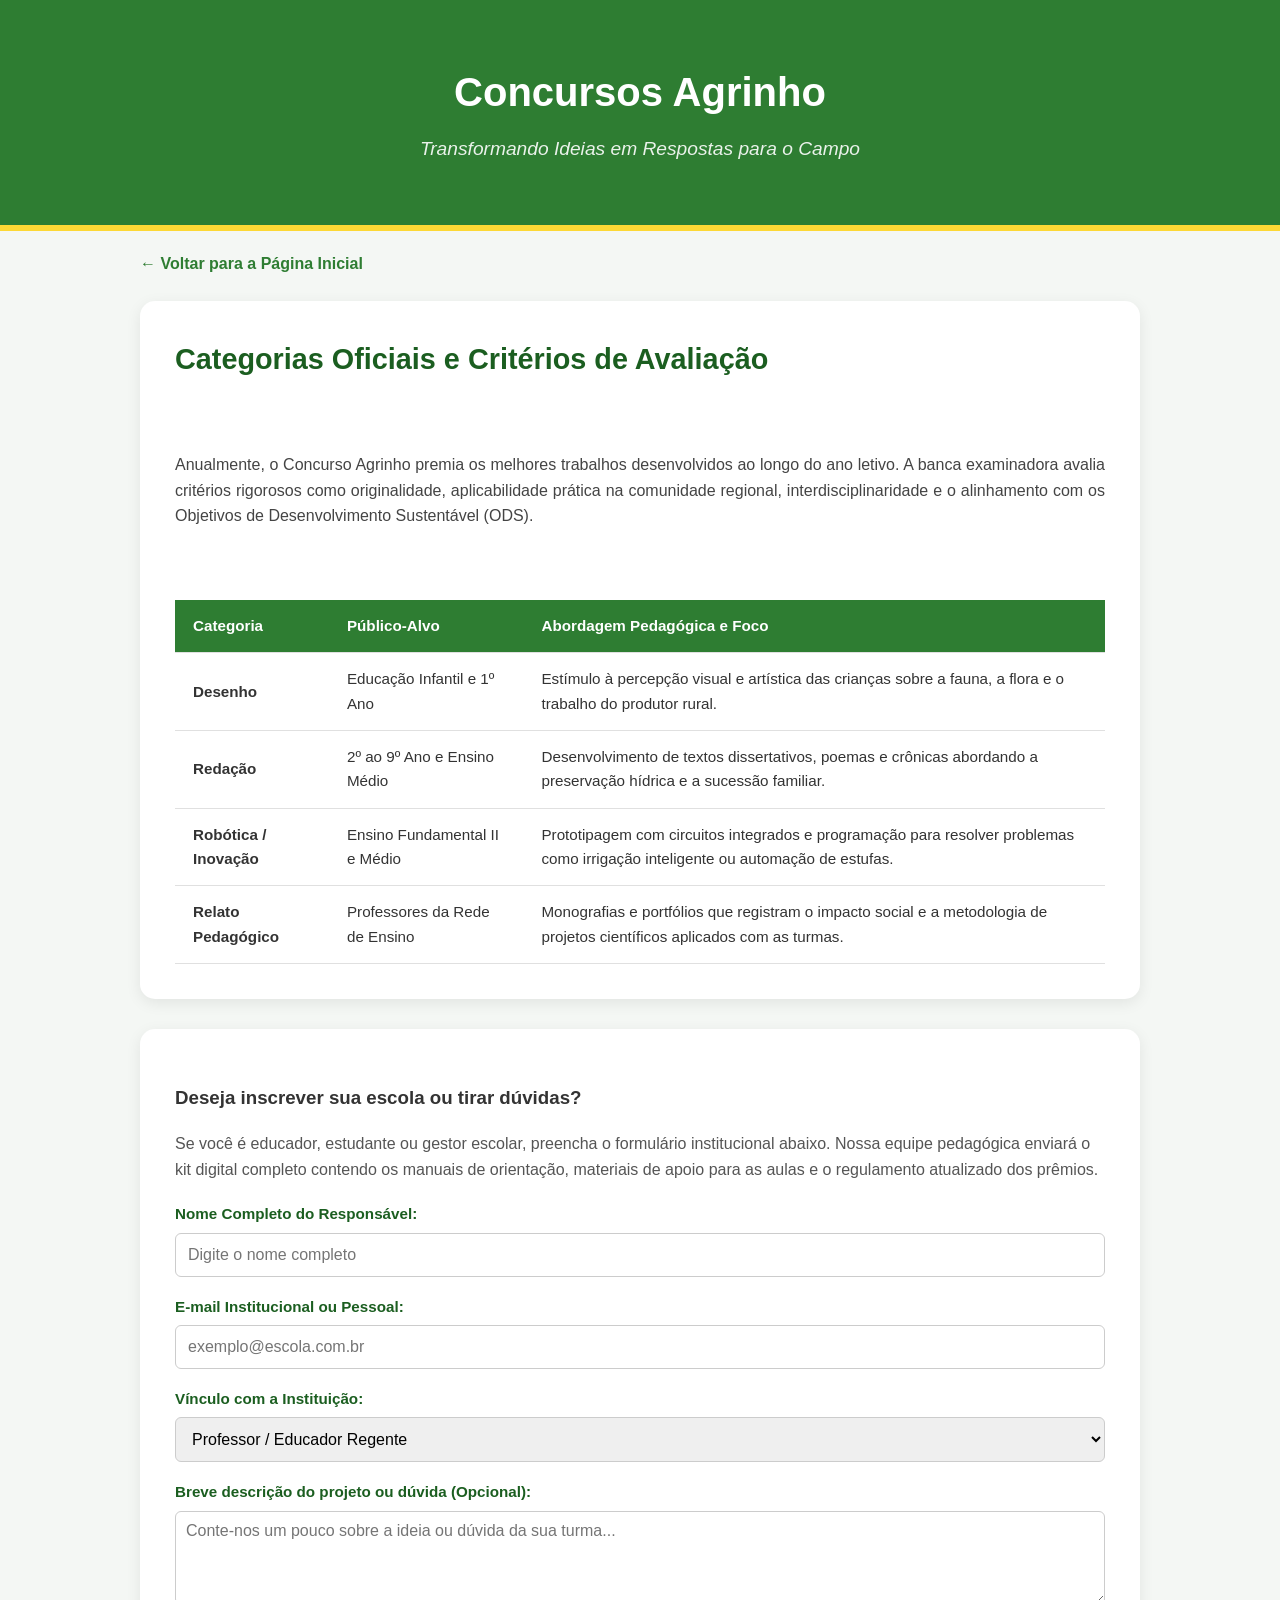
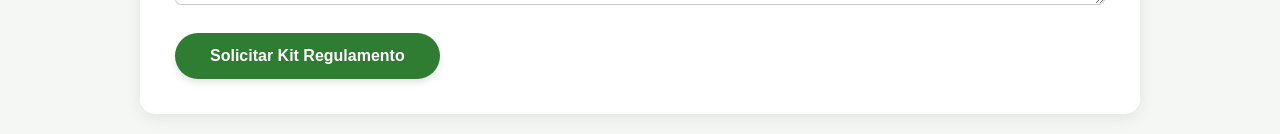
<file: projetos.html>
<!DOCTYPE html>

<html lang="pt-pt">

<head>

    <meta charset="UTF-8">

    <meta name="viewport" content="width=device-width, initial-scale=1.0">

    <title>Projetos e Concursos - Agrinho</title>

    <link rel="stylesheet" href="style.css">

</head>

<body>



    <header>

        <div class="container">

            <h1>Concursos Agrinho</h1>

            <p>Transformando Ideias em Respostas para o Campo</p>

        </div>

    </header>



    <main class="container">

        

        <div style="margin-bottom: 25px;">

            <a href="index.html" class="btn-voltar">← Voltar para a Página Inicial</a>

        </div>



        <section class="artigo-principal" style="flex-direction: column; align-items: flex-start;">

            <h2>Categorias Oficiais e Critérios de Avaliação</h2>

            <p>Anualmente, o Concurso Agrinho premia os melhores trabalhos desenvolvidos ao longo do ano letivo. A banca examinadora avalia critérios rigorosos como originalidade, aplicabilidade prática na comunidade regional, interdisciplinaridade e o alinhamento com os Objetivos de Desenvolvimento Sustentável (ODS).</p>

            

            <table class="tabela-projetos">

                <thead>

                    <tr>

                        <th>Categoria</th>

                        <th>Público-Alvo</th>

                        <th>Abordagem Pedagógica e Foco</th>

                    </tr>

                </thead>

                <tbody>

                    <tr>

                        <td><strong>Desenho</strong></td>

                        <td>Educação Infantil e 1º Ano</td>

                        <td>Estímulo à percepção visual e artística das crianças sobre a fauna, a flora e o trabalho do produtor rural.</td>

                    </tr>

                    <tr>

                        <td><strong>Redação</strong></td>

                        <td>2º ao 9º Ano e Ensino Médio</td>

                        <td>Desenvolvimento de textos dissertativos, poemas e crônicas abordando a preservação hídrica e a sucessão familiar.</td>

                    </tr>

                    <tr>

                        <td><strong>Robótica / Inovação</strong></td>

                        <td>Ensino Fundamental II e Médio</td>

                        <td>Prototipagem com circuitos integrados e programação para resolver problemas como irrigação inteligente ou automação de estufas.</td>

                    </tr>

                    <tr>

                        <td><strong>Relato Pedagógico</strong></td>

                        <td>Professores da Rede de Ensino</td>

                        <td>Monografias e portfólios que registram o impacto social e a metodologia de projetos científicos aplicados com as turmas.</td>

                    </tr>

                </tbody>

            </table>

        </section>



        <section class="dicas-sessao" style="text-align: left;">

            <h3>Deseja inscrever sua escola ou tirar dúvidas?</h3>

            <p style="color: #555; margin-bottom: 20px;">Se você é educador, estudante ou gestor escolar, preencha o formulário institucional abaixo. Nossa equipe pedagógica enviará o kit digital completo contendo os manuais de orientação, materiais de apoio para as aulas e o regulamento atualizado dos prêmios.</p>

            

            <form id="form-contato" class="form-agrinho">

                <div class="form-grupo">

                    <label for="nome">Nome Completo do Responsável:</label>

                    <input type="text" id="nome" required placeholder="Digite o nome completo">

                </div>

                

                <div class="form-grupo">

                    <label for="email">E-mail Institucional ou Pessoal:</label>

                    <input type="email" id="email" required placeholder="exemplo@escola.com.br">

                </div>

                

                <div class="form-grupo">

                    <label for="perfil">Vínculo com a Instituição:</label>

                    <select id="perfil">

                        <option value="professor">Professor / Educador Regente</option>

                        <option value="diretor">Diretor / Coordenador Pedagógico</option>

                        <option value="aluno">Aluno Pesquisador</option>

                        <option value="pais">Pai, Mãe ou Responsável Legal</option>

                    </select>

                </div>



                <div class="form-grupo">

                    <label for="mensagem">Breve descrição do projeto ou dúvida (Opcional):</label>

                    <textarea id="mensagem" rows="4" placeholder="Conte-nos um pouco sobre a ideia ou dúvida da sua turma..." style="padding: 10px; border: 1px solid #ccc; border-radius: 6px; font-family: inherit; font-size: 1rem; resize: vertical;"></textarea>

                </div>

                

                <button type="submit" id="btn-dica" style="margin-top: 10px; align-self: flex-start;">Solicitar Kit Regulamento</button>

            </form>

            

            <p id="msg-sucesso" style="color: var(--verde-escuro); font-weight: bold; margin-top: 20px; display: none;">✅ Solicitação recebida! Em instantes você receberá o material pedagógico e o regulamento em sua caixa de entrada.</p>

        </section>

    </main>



    <script>

        // Lógica local para controle do formulário

        document.getElementById('form-contato').addEventListener('submit', function(e) {

            e.preventDefault();

            document.getElementById('msg-sucesso').style.display = 'block';

            this.reset();

        });

    </script>

</body>

</html>
</file>
<file: style.css>
/* ==========================================================================
   CONFIGURAÇÕES GLOBAIS E VARIÁVEIS
   ========================================================================== */
:root {
    --verde-agrinho: #2e7d32;
    --verde-escuro: #1b5e20;
    --amarelo-detalhe: #fdd835;
    --cinza-fundo: #f4f7f4;
}

body {
    font-family: 'Segoe UI', Tahoma, Geneva, Verdana, sans-serif;
    background-color: var(--cinza-fundo);
    margin: 0;
    color: #333;
    line-height: 1.6;
}

.container { 
    max-width: 1000px; 
    margin: 0 auto; 
    padding: 20px; 
}

/* ==========================================================================
   HEADER / CABEÇALHO
   ========================================================================== */
header {
    background-color: var(--verde-agrinho);
    color: white;
    padding: 40px 0;
    text-align: center;
    border-bottom: 6px solid var(--amarelo-detalhe);
}

header h1 {
    margin: 0;
    font-size: 2.5rem;
}

header p {
    margin: 10px 0 0 0;
    font-size: 1.2rem;
    font-style: italic;
    opacity: 0.9;
}

/* ==========================================================================
   SEÇÕES PRINCIPAIS (LAYOUT FLEXBOX)
   ========================================================================== */
.artigo-principal {
    display: flex;
    gap: 30px;
    align-items: center;
    background: white;
    padding: 35px;
    border-radius: 15px;
    box-shadow: 0 4px 15px rgba(0,0,0,0.08);
    margin-top: 25px;
}

.artigo-principal .texto {
    flex: 1;
}

.artigo-principal h2 {
    color: var(--verde-escuro);
    margin-top: 0;
    font-size: 1.8rem;
}

.artigo-principal p {
    text-align: justify;
    color: #444;
}

.artigo-principal img {
    width: 100%;
    max-width: 420px;
    border-radius: 10px;
    box-shadow: 0 4px 8px rgba(0,0,0,0.1);
}

/* BOTÕES E LINKS DE NAVEGAÇÃO */
.btn-link {
    background: var(--verde-agrinho); 
    color: white !important; 
    padding: 10px 20px; 
    border-radius: 25px; 
    text-decoration: none; 
    display: inline-block; 
    font-weight: bold;
    transition: background 0.3s;
}

.btn-link:hover {
    background: var(--verde-escuro);
}

.btn-voltar {
    color: var(--verde-agrinho); 
    text-decoration: none; 
    font-weight: bold;
    font-size: 1rem;
}

.btn-voltar:hover {
    text-decoration: underline;
    color: var(--verde-escuro);
}

/* ==========================================================================
   SEÇÃO DE PILARES (COLUNAS EM FLEX/GRID)
   ========================================================================== */
.pilares-sessao {
    display: flex;
    gap: 20px;
    margin-top: 30px;
}

.pilar-card {
    flex: 1;
    background: white;
    padding: 25px;
    border-radius: 12px;
    box-shadow: 0 4px 12px rgba(0,0,0,0.06);
    border-top: 5px solid var(--verde-agrinho);
}

.pilar-card h3 {
    margin-top: 0;
    color: var(--verde-escuro);
    font-size: 1.3rem;
}

.pilar-card p {
    font-size: 0.95rem;
    color: #555;
    text-align: left;
}

/* ==========================================================================
   SEÇÃO DE INTERATIVIDADE (DICAS)
   ========================================================================== */
.dicas-sessao {
    background: white;
    padding: 35px;
    border-radius: 15px;
    box-shadow: 0 4px 15px rgba(0,0,0,0.08);
    margin-top: 30px;
    text-align: center;
}

.dicas-sessao h2 {
    color: var(--verde-escuro);
    margin-top: 0;
}

.dica-box {
    background-color: #e8f5e9;
    border-left: 5px solid var(--verde-agrinho);
    padding: 20px;
    margin: 25px auto;
    max-width: 700px;
    border-radius: 4px 12px 12px 4px;
}

.dica-box p {
    font-size: 1.15rem;
    color: var(--verde-escuro);
    margin: 0;
    font-style: italic;
    font-weight: 500;
}

#btn-dica {
    background-color: var(--verde-agrinho);
    color: white;
    border: none;
    padding: 14px 35px;
    font-size: 1rem;
    font-weight: bold;
    border-radius: 25px;
    cursor: pointer;
    transition: background-color 0.3s, transform 0.2s;
    box-shadow: 0 4px 6px rgba(0,0,0,0.1);
}

#btn-dica:hover {
    background-color: var(--verde-escuro);
    transform: translateY(-2px);
}

#btn-dica:active {
    transform: translateY(0);
}

/* ==========================================================================
   VÍDEOS RESPONSIVOS (PROPORÇÃO 16:9)
   ========================================================================== */
.video-sessao {
    margin-top: 40px;
}

.video-sessao h3 {
    color: var(--verde-escuro);
    font-size: 1.5rem;
    margin-bottom: 5px;
}

.video-container {
    position: relative;
    padding-bottom: 56.25%;
    height: 0;
    box-shadow: 0 4px 12px rgba(0,0,0,0.1);
    border-radius: 12px;
    overflow: hidden;
}

.video-container iframe {
    position: absolute; 
    top: 0; 
    left: 0; 
    width: 100%; 
    height: 100%;
}

/* ==========================================================================
   TABELAS DE DADOS (PÁGINA PROJETOS)
   ========================================================================== */
.tabela-projetos {
    width: 100%;
    border-collapse: collapse;
    margin-top: 25px;
    font-size: 0.95rem;
}

.tabela-projetos th, .tabela-projetos td {
    padding: 14px 18px;
    text-align: left;
    border-bottom: 1px solid #e0e0e0;
}

.tabela-projetos th {
    background-color: var(--verde-agrinho);
    color: white;
    font-weight: bold;
}

.tabela-projetos tr:hover {
    background-color: #fcfdfe;
}

/* ==========================================================================
   FORMULÁRIOS (PÁGINA PROJETOS)
   ========================================================================== */
.form-agrinho {
    display: flex;
    flex-direction: column;
    gap: 18px;
    margin-top: 20px;
}

.form-grupo {
    display: flex;
    flex-direction: column;
    gap: 6px;
}

.form-grupo label {
    font-weight: bold;
    color: var(--verde-escuro);
    font-size: 0.95rem;
}

.form-grupo input, .form-grupo select {
    padding: 12px;
    border: 1px solid #ccc;
    border-radius: 6px;
    font-size: 1rem;
    font-family: inherit;
}

.form-grupo input:focus, .form-grupo select:focus {
    outline: none;
    border-color: var(--verde-agrinho);
    box-shadow: 0 0 6px rgba(46, 125, 50, 0.25);
}

/* ==========================================================================
   RESPONSIVIDADE (MEDIA QUERIES)
   ========================================================================== */
@media (max-width: 768px) {
    .artigo-principal { 
        flex-direction: column; 
        text-align: center; 
        padding: 20px;
    }
    .artigo-principal img {
        max-width: 100%;
    }
    .pilares-sessao { 
        flex-direction: column; 
    }
    header h1 {
        font-size: 2rem;
    }
    .tabela-projetos {
        display: block;
        overflow-x: auto;
    }
}
</file>
